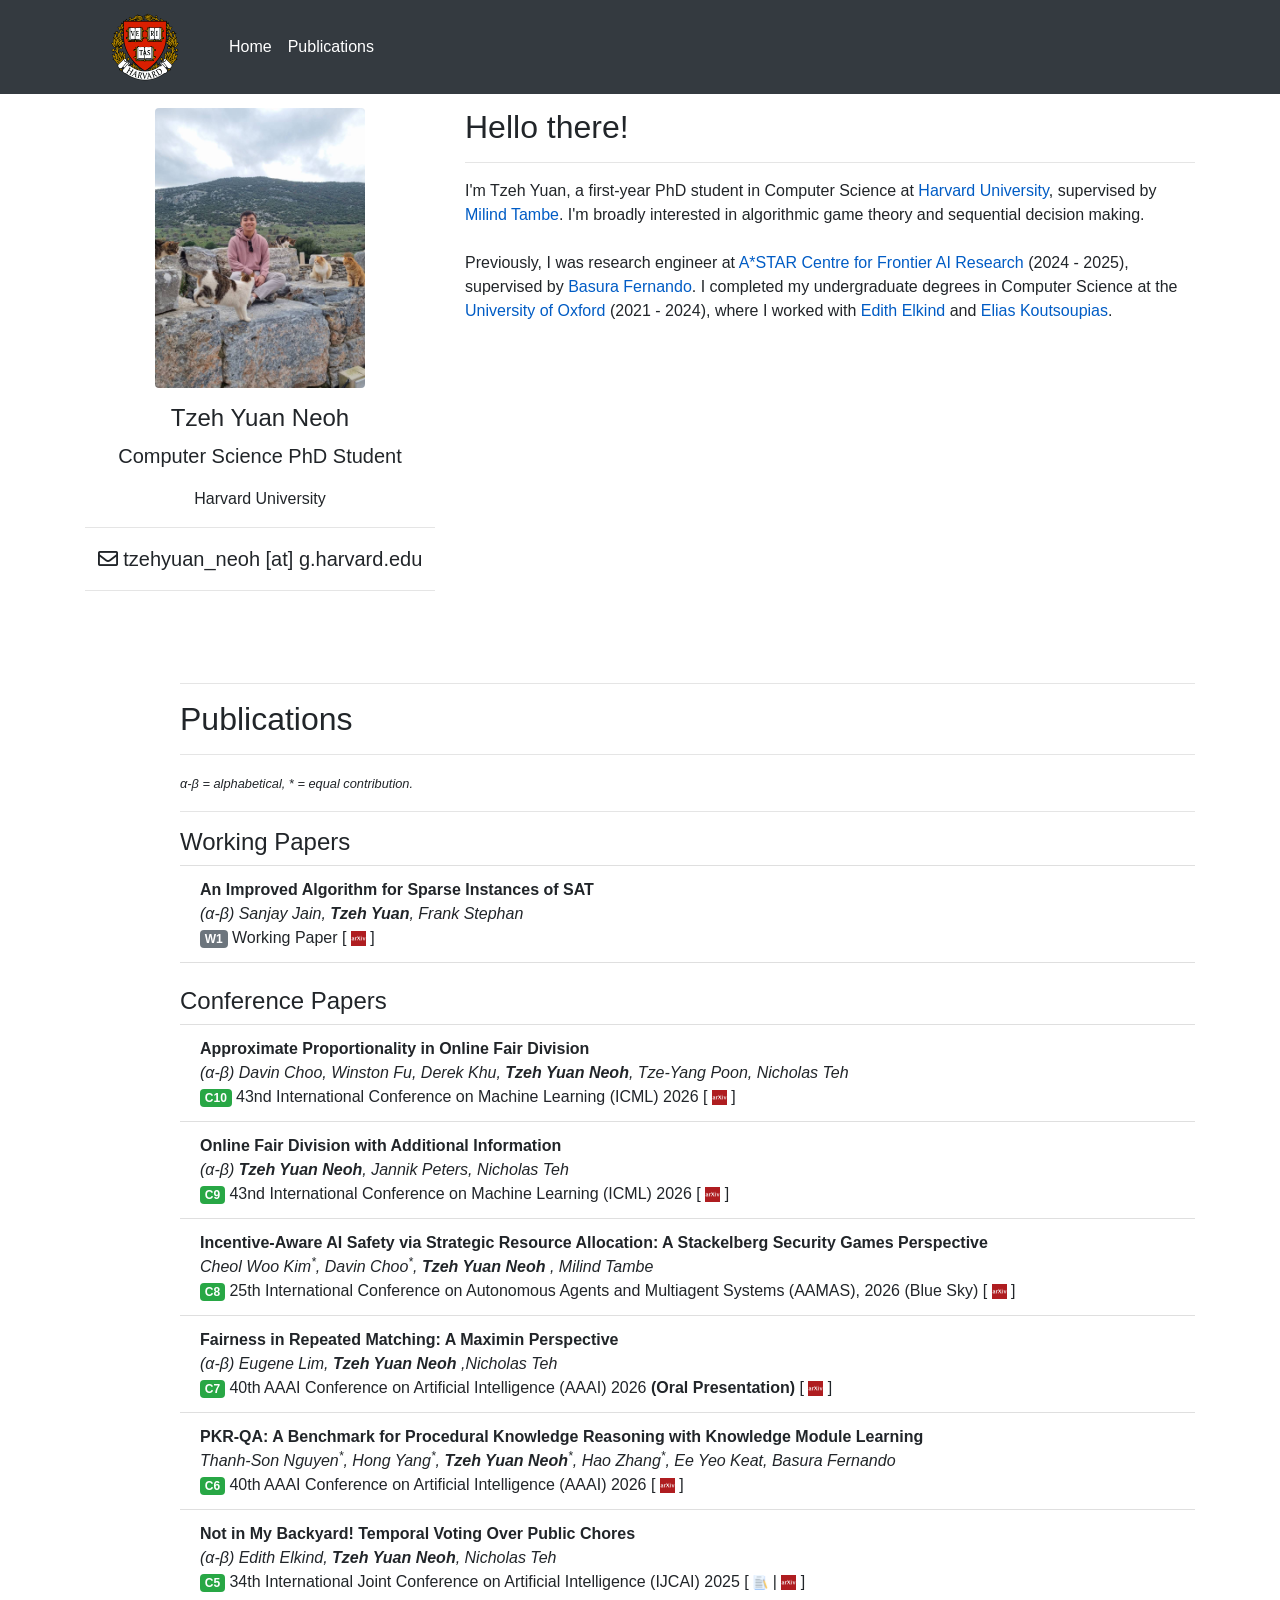
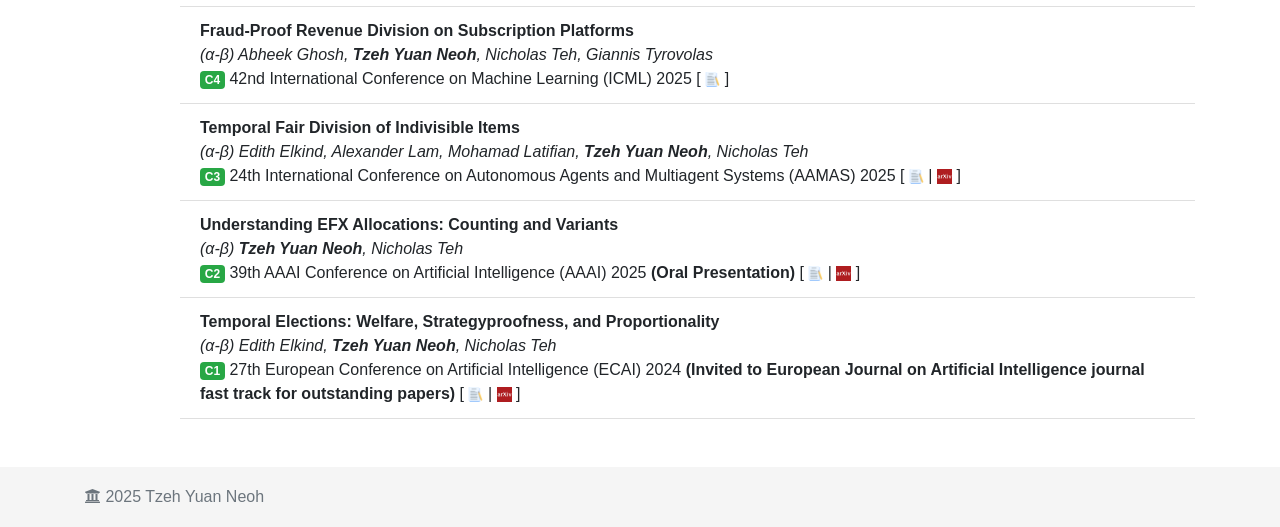
<file: index.html>
<!DOCTYPE html>
<html lang="en">
  <head>
    <meta charset="utf-8">
    <meta name="viewport" content="width=device-width, initial-scale=1, shrink-to-fit=no">
    <meta name="description" content="Tzeh Yuan">
    <meta name="author" content="">

    <title>Tzeh Yuan Neoh | Harvard University </title>

    <!-- Bootstrap core CSS -->
    <link href="css/bootstrap.min.css" rel="stylesheet">

    <!-- Custom styles for this template -->
    <link href="css/custom.css" rel="stylesheet">
    <link rel="stylesheet" href="https://use.fontawesome.com/releases/v5.3.1/css/all.css" integrity="sha384-mzrmE5qonljUremFsqc01SB46JvROS7bZs3IO2EmfFsd15uHvIt+Y8vEf7N7fWAU" crossorigin="anonymous">
    <link rel="icon" type="image/png" href="img/favicon.png">

  </head>

  <body>
    <!-- header -->
    <header>
      <!-- Fixed navbar -->
      <nav class="navbar navbar-expand-md fixed-top bg-dark ">
        <div class="container">
          <a class="navbar-brand" href="https://seas.harvard.edu/">
            <img src="img/Harvard-Emblem.png" width="120"  alt="HAR">
          </a>
          <button class="navbar-toggler" type="button" data-toggle="collapse" data-target="#navbarNavDropdown" aria-controls="navbarNavDropdown" aria-expanded="false" aria-label="Toggle navigation">
          <i class="fas fa-bars"></i></button>
    		  <div class="collapse navbar-collapse" id="navbarNavDropdown">
            <ul class="navbar-nav">
              <li class="nav-item">
                <a class="nav-link" href="#about-me">Home<span class="sr-only">(current)</span></a>
              <li class="nav-item">
                <a class="nav-link" href="#pubs">Publications</a>
              </li>
            </ul>
          </div>
          <!--<a class="navbar-brand" href="https://cs.ox.ac.uk/">
    			    <img src="img/gacw.png" width="162" height="30" alt="GAC">-->
          </a>
        </div>
    	</nav>
    </header>

    <!-- Begin page content -->
    <main role="main" class="container">
      <div class="row">
      <div class="col-4 mx-auto d-block">
        <div class="row mt-5 mx-auto d-block text-center">
          <img src="img/neoh.jpeg" class="img-fluid rounded mb-3" width=60% alt="Profile picture">
          <h4>Tzeh Yuan Neoh</h4>
          <p class="lead">Computer Science PhD Student</p>
          <p class="font-weight-light">Harvard University</p>
        </div>
        <hr>
        <div class="row mx-auto d-block">
        <p class="lead text-center "><i class="far fa-envelope"></i> tzehyuan_neoh [at] g.harvard.edu</p>
        <ul class="social-icons text-center">
          	<!--<li><a class="scholar" target="blank" href="https://scholar.google.com/citations?user=8gH270MAAAAJ&hl=en" title="Scholar">Scholar</a></li>
          	<li><a class="orcid" target="blank" href="https://orcid.org/0000-0002-9698-466X" title="ORCID">ORCID</a></li>
          	<li><a class="linkedin" href="https://www.linkedin.com/in/marcoshorro/" title="Linkedin">LinkedIn</a></li>
          	<li><a class="researchgate" href="https://www.researchgate.net/profile/Marcos_Horro_Varela" title="ResearchGate">ResearchGate</a></li>-->
          	<!--<li><a class="twitter" href="https://twitter.com/markoshorro" title="Twitter">Twitter</a></li>
          	<li><a class="instagram" href="https://www.instagram.com/markoshorro/" title="Instagram">Instagram</a></li>
          	<li><a class="flickr" href="https://www.flickr.com/photos/markos-design/" title="Flickr">Flickr</a></li>-->
        </ul>
        <hr>
      </div>
      </div>
      <div class="col-8">
        <section id="about-me" class="mt-5">
          <h3 class="display-5">Hello there!</h3><hr>
          I'm Tzeh Yuan, a first-year PhD student in Computer Science at <a href="https://seas.harvard.edu/" target="blank">Harvard University</a>, supervised by <a href="https://teamcore.seas.harvard.edu/tambe/" target="blank">Milind Tambe</a>. I'm broadly interested in algorithmic game theory and sequential decision making.
          <br><br>
          Previously, I was research engineer at <a href="https://www.a-star.edu.sg/cfar" target="blank">A*STAR Centre for Frontier AI Research</a> (2024 - 2025), supervised by  <a href="https://basurafernando.github.io/" target="blank">Basura Fernando</a>.
          I completed my undergraduate degrees in Computer Science at the <a href="https://cs.ox.ac.uk/" target="blank">University of Oxford</a> (2021 - 2024), where I worked with <a href="https://www.mccormick.northwestern.edu/research-faculty/directory/profiles/elkind-edith.html" target="blank">Edith Elkind</a> and <a href="https://www.cs.ox.ac.uk/people/elias.koutsoupias/" target="blank">Elias Koutsoupias</a>.
          <br>
          <br>

         
          </font>
        </section>
      </div>
      </main>

      <main role="main" class="container">
       <div class="row">
        <div class="col-sm-1"></div>
        <div class="col-sm-11" section id="pubs">
          <hr>
          <h3 class="display-5">Publications</h3>
          <hr>
          <small>
          <i> α-β = alphabetical, * = equal contribution. </i></small>
          <hr>
          <h4>Working Papers</h4>
            <ul class="list-group list-group-flush">
          
            <li class="list-group-item">
              <b>An Improved Algorithm for Sparse Instances of SAT       </b><br>
              <i>(α-β) Sanjay Jain, <b>Tzeh Yuan</b>, Frank Stephan </i><br>
              <a href="#pubs" class="badge badge-secondary">W1</a> Working Paper [ <a href="https://arxiv.org/abs/2411.07389" target="blank"><img src="img/arxiv.png" style="width:15px;height:15px;"></a> ]
            </li>
            </ul>
            <br>
          <h4>Conference Papers</h4>
            <ul class="list-group list-group-flush">
                <li class="list-group-item">
              
                <b>Approximate Proportionality in Online Fair Division</b><br>
                <i>(α-β) Davin Choo, Winston Fu, Derek Khu, <b>Tzeh Yuan Neoh</b>, Tze-Yang Poon, Nicholas Teh</i><br>
                <a href="#pubs" class="badge badge-success">C10</a> 43nd International Conference on Machine Learning (ICML) 2026 [ <a href="https://arxiv.org/abs/2508.03253" target="blank"><img src="img/arxiv.png" style="width:15px;height:15px;"></a> ]
              </li>
  
            <li class="list-group-item">
              <b>Online Fair Division with Additional Information</b><br>
              <i>(α-β) <b>Tzeh Yuan Neoh</b>, Jannik Peters, Nicholas Teh</i><br>
              <a href="#pubs" class="badge badge-success">C9</a> 43nd International Conference on Machine Learning (ICML) 2026 [ <a href="https://arxiv.org/abs/2505.24503" target="blank"><img src="img/arxiv.png" style="width:15px;height:15px;"></a> ]
            </li>
              <li class="list-group-item">
                <b>Incentive-Aware AI Safety via Strategic Resource Allocation: A Stackelberg Security Games Perspective </b><br>
                <i>Cheol Woo Kim<sup>*</sup>, Davin Choo<sup>*</sup>,  <b>Tzeh Yuan Neoh </b>, Milind Tambe</i><br>
                <a href="#pubs" class="badge badge-success">C8</a> 25th International Conference on Autonomous Agents and Multiagent Systems (AAMAS), 2026
                (Blue Sky) [ <a href="https://arxiv.org/abs/2602.07259" target="blank"><img src="img/arxiv.png" style="width:15px;height:15px;"></a> ]
              </li>
              <li class="list-group-item">
                <b>Fairness in Repeated Matching: A Maximin Perspective</b><br>
                <i>(α-β) Eugene Lim,  <b>Tzeh Yuan Neoh </b>,Nicholas Teh</i><br>
                <a href="#pubs" class="badge badge-success">C7</a> 40th AAAI Conference on Artificial Intelligence (AAAI) 2026  <b>(Oral Presentation)</b> [ <a href="https://www.arxiv.org/abs/2510.04624" target="blank"><img src="img/arxiv.png" style="width:15px;height:15px;"></a> ]
              </li>
              <li class="list-group-item">
                <b>PKR-QA: A Benchmark for Procedural Knowledge Reasoning with
                  Knowledge Module Learning </b><br>
                <i> Thanh-Son Nguyen<sup>*</sup>, Hong Yang<sup>*</sup>, <b>Tzeh Yuan Neoh</b><sup>*</sup>, Hao Zhang<sup>*</sup>, Ee Yeo Keat, Basura Fernando</i><br>
                <a href="#pubs" class="badge badge-success">C6</a> 40th AAAI Conference on Artificial Intelligence (AAAI) 2026 [ <a href="https://basurafernando.github.io/papers/2026_AAAI.pdf" target="blank"><img src="img/arxiv.png" style="width:15px;height:15px;"></a> ]
              </li>
            <li class="list-group-item">
              <b>Not in My Backyard! Temporal Voting Over Public Chores</b><br>
              <i>(α-β) Edith Elkind,  <b>Tzeh Yuan Neoh</b>, Nicholas Teh</i><br>
              <a href="#pubs" class="badge badge-success">C5</a> 34th International Joint Conference on Artificial Intelligence (IJCAI) 2025
              [ <a href="https://www.ijcai.org/proceedings/2025/0424.pdf" target="blank"><img src="img/paper.png" style="width:15px;height:15px;"></a> | <a href="https://arxiv.org/abs/2508.08810" target="blank"><img src="img/arxiv.png" style="width:15px;height:15px;"></a> ]
            </li>
            <li class="list-group-item">
              <b>Fraud-Proof Revenue Division on Subscription Platforms</b><br>
              <i>(α-β) Abheek Ghosh,  <b>Tzeh Yuan Neoh</b>, Nicholas Teh, Giannis Tyrovolas</i><br>
              <a href="#pubs" class="badge badge-success">C4</a> 42nd International Conference on Machine Learning (ICML) 2025
              [ <a href="https://icml.cc/virtual/2025/poster/44347" target="blank"><img src="img/paper.png" style="width:15px;height:15px;"></a> ]
            </li>
            <li class="list-group-item">
              <b>Temporal Fair Division of Indivisible Items</b><br>
              <i>(α-β) Edith Elkind, Alexander Lam, Mohamad Latifian,  <b>Tzeh Yuan Neoh</b>, Nicholas Teh</i><br>
              <a href="#pubs" class="badge badge-success">C3</a> 24th International Conference on Autonomous Agents and Multiagent Systems (AAMAS) 2025</b>  [ <a href="https://www.ifaamas.org/Proceedings/aamas2025/pdfs/p676.pdf" target="blank"><img src="img/paper.png" style="width:15px;height:15px;"></a> | <a href="https://arxiv.org/abs/2410.14593" target="blank"><img src="img/arxiv.png" style="width:15px;height:15px;"></a> ] 
              <br>
            </li>
            <li class="list-group-item">
              <b>Understanding EFX Allocations: Counting and Variants</b><br>
              <i>(α-β)  <b>Tzeh Yuan Neoh</b>, Nicholas Teh</i><br>
              <a href="#pubs" class="badge badge-success">C2</a> 39th AAAI Conference on Artificial Intelligence (AAAI) 2025  <b>(Oral Presentation)</b> [ <a href="https://ojs.aaai.org/index.php/AAAI/article/view/33536" target="blank"><img src="img/paper.png" style="width:15px;height:15px;"></a> | <a href="https://arxiv.org/abs/2504.03951" target="blank"><img src="img/arxiv.png" style="width:15px;height:15px;"></a> ]
              <br>
            </li>
            <li class="list-group-item">
              <b>Temporal Elections: Welfare, Strategyproofness, and Proportionality</b><br>
              <i>(α-β) Edith Elkind, <b>Tzeh Yuan Neoh</b>, Nicholas Teh</i><br>
              <a href="#pubs" class="badge badge-success">C1</a> 27th European Conference on Artificial Intelligence (ECAI) 2024 <b>(Invited to European Journal on  Artificial Intelligence journal fast track for outstanding papers) </b> </b> [ <a href="https://ebooks.iospress.nl/volumearticle/69972" target="blank"><img src="img/paper.png" style="width:15px;height:15px;"></a> | <a href="https://arxiv.org/abs/2408.13637" target="blank"><img src="img/arxiv.png" style="width:15px;height:15px;"></a> ]
              <br>
            </li>
          </ul>
          <br>
         

        </div>
      </div>
    </main>
    <br>

    <footer class="footer">
      <div class="container">
        <span class="text-muted"><i class="fas fa-university"></i> 2025 Tzeh Yuan Neoh</span>
      </div>
    </footer>

    <!-- Bootstrap core JavaScript
    ================================================== -->
    <!-- Placed at the end of the document so the pages load faster -->
    <script src="https://code.jquery.com/jquery-3.2.1.slim.min.js" integrity="sha384-KJ3o2DKtIkvYIK3UENzmM7KCkRr/rE9/Qpg6aAZGJwFDMVNA/GpGFF93hXpG5KkN" crossorigin="anonymous"></script>
    <script>window.jQuery || document.write('<script src="js/jquery-slim.min.js"><\/script>')</script>
    <script src="js/popper.min.js"></script>
    <script src="js/bootstrap.min.js"></script>
    <script src="js/bibtex.js"></script>
<script type="text/javascript">
 var init = function() {
   bibtexify("#bibtex", "pubTable", {});
 };
 if (window.addEventListener) {
   window.addEventListener('load', init, false);
 } else if (window.attachEvent) {
   window.attachEvent('onload', init);
 }
</script>
<script>
jQuery("#pubTable").on("click", "a", function(e) {
  var $n = jQuery(this),
      text = $n.text().toUpperCase();
  if (text === "X") { return; }
  try {
    _gaq.push(['_trackEvent', "PublicationAction", text]);
} catch(err){ }
  if ($n.attr("href") !== "#") {
    setTimeout(function() {
      document.location.href = $n.attr("href");
    }, 100);
    return false;
  }
});
</script>
  </body>
</html>
</file>
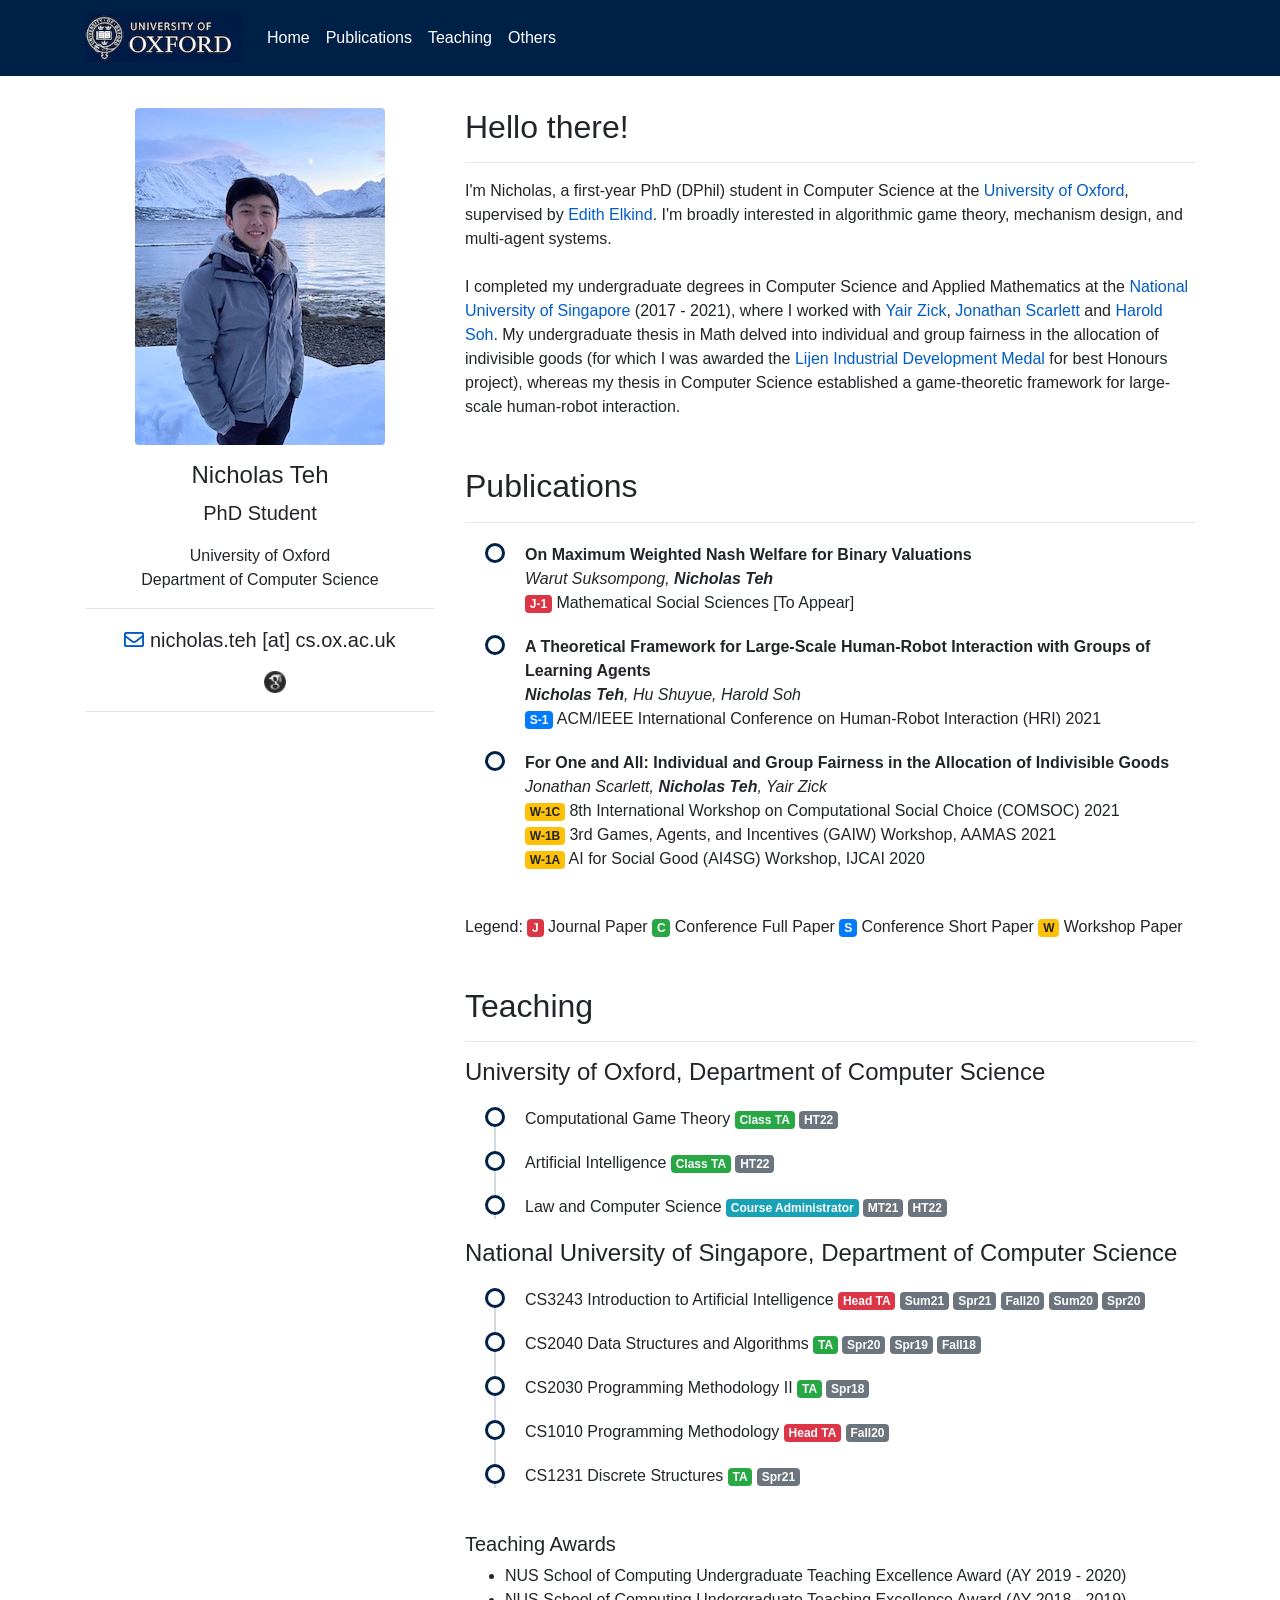
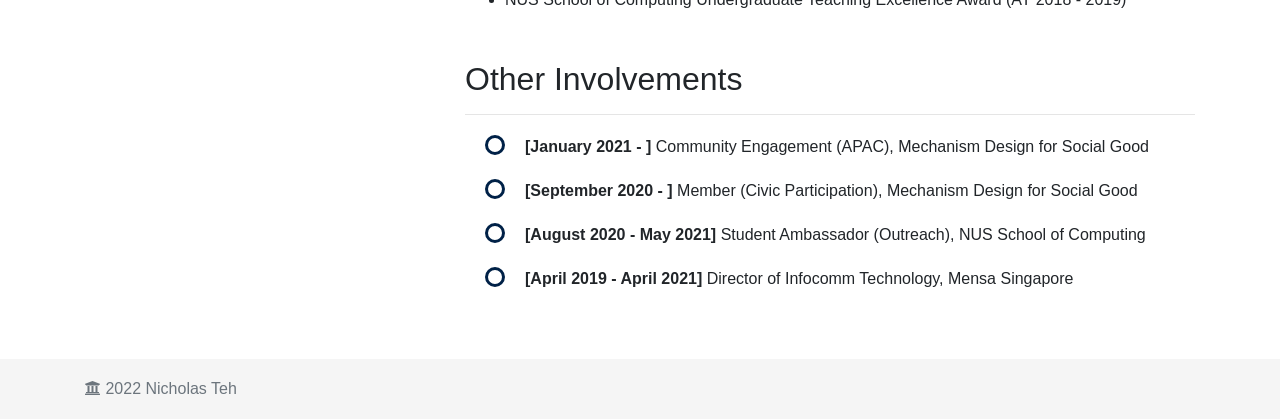
<file: academic-template-master/index.html>
<!DOCTYPE html>
<html lang="en">
  <head>
    <meta charset="utf-8">
    <meta name="viewport" content="width=device-width, initial-scale=1, shrink-to-fit=no">
    <meta name="description" content="Nicholas Teh">
    <meta name="author" content="">

    <title>Nicholas Teh | University of Oxford</title>

    <!-- Bootstrap core CSS -->
    <link href="css/bootstrap.min.css" rel="stylesheet">

    <!-- Custom styles for this template -->
    <link href="css/custom.css" rel="stylesheet">
    <link rel="stylesheet" href="https://use.fontawesome.com/releases/v5.3.1/css/all.css" integrity="sha384-mzrmE5qonljUremFsqc01SB46JvROS7bZs3IO2EmfFsd15uHvIt+Y8vEf7N7fWAU" crossorigin="anonymous">
  </head>

  <body>
    <!-- header -->
    <header>
      <!-- Fixed navbar -->
      <nav class="navbar navbar-expand-md fixed-top bg-dark bg-oxford">
        <div class="container">
          <a class="navbar-brand" href="https://cs.ox.ac.uk/">
            <img src="img/oxford-logo.png" width="158" height="50" alt="OXF">
          </a>
          <button class="navbar-toggler" type="button" data-toggle="collapse" data-target="#navbarNavDropdown" aria-controls="navbarNavDropdown" aria-expanded="false" aria-label="Toggle navigation">
          <i class="fas fa-bars"></i></button>
    		  <div class="collapse navbar-collapse" id="navbarNavDropdown">
            <ul class="navbar-nav">
              <li class="nav-item">
                <a class="nav-link" href="#about-me">Home<span class="sr-only">(current)</span></a>
              <li class="nav-item">
                <a class="nav-link" href="#pubs">Publications</a>
              </li>
              </li>
                <a class="nav-link" href="#teach">Teaching</a>
              </li>
              <li class="nav-item">
                <a class="nav-link" href="#others">Others</a>
              </li>
            </ul>
          </div>
          <!--<a class="navbar-brand" href="https://cs.ox.ac.uk/">
    			    <img src="img/gacw.png" width="162" height="30" alt="GAC">-->
          </a>
        </div>
    	</nav>
    </header>

    <!-- Begin page content -->
    <main role="main" class="container">
    <div class="row">
      <div class="col-4 mx-auto d-block">
        <div class="row mt-5 mx-auto d-block text-center">
          <img src="img/nic.jpg" class="img-fluid rounded mb-3" alt="Profile picture">
          <h4>Nicholas Teh</h4>
          <p class="lead">PhD Student</p>
          <p class="font-weight-light">University of Oxford <br>Department of Computer Science</p>
        </div>
        <hr>
        <div class="row mx-auto d-block">
        <p class="lead text-center "><a href="mailto:nicholas.teh@cs.ox.ac.uk"><i class="far fa-envelope"></i></a> nicholas.teh [at] cs.ox.ac.uk</p>
        <ul class="social-icons text-center">
          	<li><a class="scholar" target="blank" href="https://scholar.google.com/citations?user=8gH270MAAAAJ&hl=en" title="Scholar">Scholar</a></li>
          	<!--<li><a class="orcid" href="https://orcid.org/0000-0002-0184-8527" title="ORCID">ORCID</a></li>
          	<li><a class="linkedin" href="https://www.linkedin.com/in/marcoshorro/" title="Linkedin">LinkedIn</a></li>
          	<li><a class="researchgate" href="https://www.researchgate.net/profile/Marcos_Horro_Varela" title="ResearchGate">ResearchGate</a></li>-->
          	<!--<li><a class="twitter" href="https://twitter.com/markoshorro" title="Twitter">Twitter</a></li>
          	<li><a class="instagram" href="https://www.instagram.com/markoshorro/" title="Instagram">Instagram</a></li>
          	<li><a class="flickr" href="https://www.flickr.com/photos/markos-design/" title="Flickr">Flickr</a></li>-->
        </ul>
        <hr>
        <!--<p class="text-center font-weight-light">
      	<i class="far fa-flag"></i> Proud <b><a href="https://www.google.es/maps/place/Galicia/@42.7944603,-9.138824,8z/data=!3m1!4b1!4m5!3m4!1s0xd2e7c868908156b:0xe1ac7930138c9642!8m2!3d42.5750554!4d-8.1338558">Galician</a></b>
      	<br><br>

      	<i class="far fa-user-circle"></i> <a href="http://gac.udc.es/~marcos.horro/cvpage/" alt="CV">Interactive CV</a><br>
        <i class="fas fa-birthday-cake"></i> Since 1994<br><br>
        <i class="far fa-futbol"></i>	<a href="https://www.rcdeportivo.es/">Football</a> and <i class="fas fa-motorcycle"></i> <a href="http://www.valentinorossi.com/en/">motorcycle</a><br>
        <i class="fab fa-blogger"></i> <a href="http://blog.marcoshorro.com/" alt="Blog">Personal blog</a> (spanish)
        </p>
        <hr>
        <p class="text-monospace">+34 881 011 376 (extension 1376)<br>
        Facultade de Informática<br>Campus Elviña S/N, 15071<br>
      	Laboratorio 0.2
        </p>
        <a href="https://stackoverflow.com/users/2856041/horro">
    	  <img class="separator" src="https://stackoverflow.com/users/flair/2856041.png" width="208" height="58" alt="profile for horro at Stack Overflow, Q&amp;A for professional and enthusiast programmers" title="profile for horro at Stack Overflow, Q&amp;A for professional and enthusiast programmers">
        </a>
        <hr>-->
      </div>
      </div>
      <div class="col-8">
        <section id="about-me" class="mt-5">
          <h3 class="display-5">Hello there!</h3><hr>
          I'm Nicholas, a first-year PhD (DPhil) student in Computer Science at the <a href="#">University of Oxford</a>, supervised by <a href="#">Edith Elkind</a>. I'm broadly interested in algorithmic game theory, mechanism design, and multi-agent systems.
          <br><br>
          I completed my undergraduate degrees in Computer Science and Applied Mathematics at the <a href="#">National University of Singapore</a> (2017 - 2021), where I worked with <a href="#">Yair Zick</a>, <a href="#">Jonathan Scarlett</a> and <a href="#">Harold Soh</a>. My undergraduate thesis in Math delved into individual and group fairness in the allocation of indivisible goods (for which I was awarded the <a href="#">Lijen Industrial Development Medal</a> for best Honours project), whereas my thesis in Computer Science established a game-theoretic framework for large-scale human-robot interaction.


        </section>
        <!--<section id="projects" class="mt-5">
          <h3 class="display-5">Projects</h3><hr>
          <ul class="timelinelist">
            <li><a href="https://github.com/markoshorro/gem5McPATparse">gem5McPATparse</a> <span class="badge badge-primary">Flex, Bison, C++</span> - translates the output of gem5 to McPAT format</li>
            <li><a href="https://github.com/markoshorro/gem5-spm">gem5-spm</a> <span class="badge badge-info">C++, Python</span> - implementation of scratchpad memories in gem5 simulator</li>
            <li><a href="https://bitbucket.org/markoshorro/iconmunicate/src/master/">iConmunicate</a> <span class="badge badge-pill badge-danger">Discontinued</span> <span class="badge badge-success">Android, Nearby, BT</span> - messenger over bluetooth having a gallery of icons</li>
            <li><a href="https://github.com/markoshorro/look-around">Look Around</a> <span class="badge badge-pill badge-danger">Discontinued</span> <span class="badge badge-success">Android, sensors, Unity, VR</span> - reading QR retrieves information of places of interest, allowing to visualize it using virtual reality through the camera</li>
            <li><a href="https://github.com/markoshorro/musicsort">MusicSort</a> <span class="badge badge-pill badge-danger">Discontinued</span> <span class="badge badge-info">Python, Django, APIs</span> - retrivies all the information of a set of songs uploaded, such as metadata, album cover, lyrics, etc.</li>
          </ul>
        </section>-->

        <section id="pubs" class="mt-5">
          <h3 class="display-5">Publications</h3>
          <hr>
          <ul class="clist">
            <li>
              <b>On Maximum Weighted Nash Welfare for Binary Valuations</b><br>
              <i>Warut Suksompong, <b>Nicholas Teh</b></i><br>
              <a href="#pubs" class="badge badge-danger">J-1</a> Mathematical Social Sciences [To Appear]<br>
            </li>
            <li>
              <b>A Theoretical Framework for Large-Scale Human-Robot Interaction with Groups of Learning Agents</b><br>
              <i><b>Nicholas Teh</b>, Hu Shuyue, Harold Soh</i><br>
              <a href="#pubs" class="badge badge-primary">S-1</a>  ACM/IEEE International Conference on Human-Robot Interaction (HRI) 2021 
            </li>
            <li>
              <b>For One and All: Individual and Group Fairness in the Allocation of Indivisible Goods</b><br>
              <i>Jonathan Scarlett, <b>Nicholas Teh</b>, Yair Zick</i><br>
              <a href="#pubs" class="badge badge-warning">W-1C</a> 8th International Workshop on Computational Social Choice (COMSOC) 2021<br>
              <a href="#pubs" class="badge badge-warning">W-1B</a> 3rd Games, Agents, and Incentives (GAIW) Workshop, AAMAS 2021<br>
              <a href="#pubs" class="badge badge-warning">W-1A</a> AI for Social Good (AI4SG) Workshop, IJCAI 2020
            </li>
          </ul>
        </section>

        <br>
        Legend: <a href="#pubs" class="badge badge-danger">J</a> Journal Paper <a href="#pubs" class="badge badge-success">C</a> Conference Full Paper <a href="#pubs" class="badge badge-primary">S</a> Conference Short Paper <a href="#pubs" class="badge badge-warning">W</a> Workshop Paper 

        <section id="teach" class="mt-5">
          <h3 class="display-5">Teaching</h3>
          <hr>
          <h4>University of Oxford, Department of Computer Science <!--<span class="badge badge-secondary">Michaelmas 2021</span>--></h4>
          <ul class="timelinelist">
            <li>Computational Game Theory <a href="#teach" class="badge badge-success">Class TA</a> <a href="#teach" class="badge badge-secondary">HT22</a></li>
            <li>Artificial Intelligence <a href="#teach" class="badge badge-success">Class TA</a> <a href="#teach" class="badge badge-secondary">HT22</a></li>
            <li>Law and Computer Science <a href="#teach" class="badge badge-info">Course Administrator</a> <a href="#teach" class="badge badge-secondary">MT21</a> <a href="#teach" class="badge badge-secondary">HT22</a></li>
          </ul>
          <h4>National University of Singapore, Department of Computer Science <!--<span class="badge badge-secondary">Michaelmas 2021</span>--></h4>
          <ul class="timelinelist">
            <li>CS3243 Introduction to Artificial Intelligence <a href="" class="badge badge-danger">Head TA</a> <a href="" class="badge badge-secondary">Sum21</a> <a href="" class="badge badge-secondary">Spr21</a> <a href="" class="badge badge-secondary">Fall20</a> <a href="" class="badge badge-secondary">Sum20</a> <a href="" class="badge badge-secondary">Spr20</a></li>
            <li>CS2040 Data Structures and Algorithms <a href="" class="badge badge-success">TA</a> <a href=# class="badge badge-secondary">Spr20</a> <a href=# class="badge badge-secondary">Spr19</a> <a href=# class="badge badge-secondary">Fall18</a></li>
            <li>CS2030 Programming Methodology II <a href="" class="badge badge-success">TA</a> <a href=# class="badge badge-secondary">Spr18</a></li>
            <li>CS1010 Programming Methodology <a href="" class="badge badge-danger">Head TA</a> <a href=# class="badge badge-secondary">Fall20</a></li>
            <li>CS1231 Discrete Structures <a href="" class="badge badge-success">TA</a> <a href="" class="badge badge-secondary">Spr21</a></li>
          </ul>
          <br>
          <h5>Teaching Awards</h5>
          <ul>
            <li>NUS School of Computing Undergraduate Teaching Excellence Award (AY 2019 - 2020)</li>
            <li>NUS School of Computing Undergraduate Teaching Excellence Award (AY 2018 - 2019)</li>
          </ul>
        </section>

        <section id="others" class="mt-5">
          <h3 class="display-5">Other Involvements</h3><hr>
          <ul class="clist">
            <li><b>[January 2021 - ]</b> Community Engagement (APAC), Mechanism Design for Social Good
            <li><b>[September 2020 - ]</b> Member (Civic Participation), Mechanism Design for Social Good
            <li><b>[August 2020 - May 2021]</b> Student Ambassador (Outreach), NUS School of Computing
            <li><b>[April 2019 - April 2021]</b> Director of Infocomm Technology, Mensa Singapore
          </ul>
        </section>
        <br>
        <br>
      </div>
    </div>
    </main>

    <footer class="footer">
      <div class="container">
        <span class="text-muted"><i class="fas fa-university"></i> 2022 Nicholas Teh</span>
      </div>
    </footer>

    <!-- Bootstrap core JavaScript
    ================================================== -->
    <!-- Placed at the end of the document so the pages load faster -->
    <script src="https://code.jquery.com/jquery-3.2.1.slim.min.js" integrity="sha384-KJ3o2DKtIkvYIK3UENzmM7KCkRr/rE9/Qpg6aAZGJwFDMVNA/GpGFF93hXpG5KkN" crossorigin="anonymous"></script>
    <script>window.jQuery || document.write('<script src="js/jquery-slim.min.js"><\/script>')</script>
    <script src="js/popper.min.js"></script>
    <script src="js/bootstrap.min.js"></script>
    <script src="js/bibtex.js"></script>
<script type="text/javascript">
 var init = function() {
   bibtexify("#bibtex", "pubTable", {});
 };
 if (window.addEventListener) {
   window.addEventListener('load', init, false);
 } else if (window.attachEvent) {
   window.attachEvent('onload', init);
 }
</script>
<script>
jQuery("#pubTable").on("click", "a", function(e) {
  var $n = jQuery(this),
      text = $n.text().toUpperCase();
  if (text === "X") { return; }
  try {
    _gaq.push(['_trackEvent', "PublicationAction", text]);
} catch(err){ }
  if ($n.attr("href") !== "#") {
    setTimeout(function() {
      document.location.href = $n.attr("href");
    }, 100);
    return false;
  }
});
</script>
  </body>
</html>
</file>
<file: css/custom.css>
/**
 * File              : css/custom.css
 * Author            : Marcos Horro <marcos.horro@udc.gal>
 * Last Modified Date: Mar 18 Set 2018 16:01:31 CEST
 */
/* bib-publication-list styles
-------------------------------------------------- */
span.undefined { color:red; }
.bibtable {width: auto 100%; height: auto scroll; margin: 0 auto; clear: both;}
.bibchart { width: 100%; height: 100px; margin-bottom: 20px;}
.clear {clear:both;}
.year { position: relative; height: 100%; border-bottom: 1px solid black; display: inline-block;}
.yearlabel { position: absolute; bottom: -20px; text-align: center; width: 100%; font-size: smaller;}
.pub { border: 1px solid white; background-color: #eee; }
.inproceedings { background-color: #ccf; }
.article { background-color: #beb; }
.inbook { background-color: #eaa; }
.phdthesis { background-color: #999; }
.unpublished { background-color: #eae; }
.mastersthesis { background-color: #eea; }
.techreport { background-color: #b77; }
.proceedings { background-color: #9494ff; }
.book { background-color: #ed7878; }
.legend .pub { width: 10px; height: 10px; display: inline-block; margin: 0 5px 0 15px;}
.legend { margin-bottom: 24px; text-align: center; width: 100%;}
table.display thead th { padding: 3px 18px 3px 10px; border-bottom: 1px solid black; border-top: 1px solid black; font-weight: bold; cursor: pointer; cursor: hand; }
table.display tfoot th { padding: 3px 10px; border-top: 1px solid black; font-weight: bold; }
table.display td { padding: 3px 10px; }
table.display td.center { text-align: center; }
table.display { margin-top: 24px; }
.sorting_asc { background: url('lib/images/sort_asc.png') no-repeat center right; }
.sorting_desc { background: url('lib/images/sort_desc.png') no-repeat center right; }
.sorting { background: url('lib/images/sort_both.png') no-repeat center right; }
.sorting_asc_disabled { background: url('lib/images/sort_asc_disabled.png') no-repeat center right; }
.sorting_desc_disabled { background: url('lib/images/sort_desc_disabled.png') no-repeat center right; }
tr.odd { background-color: #eee; }
tr.even { background-color: white; }
div.hidden { display: none;}
div.bibinfo { width: 80%; position: fixed; top: 100px; left: 10%; background-color: #bbb; border: 3px solid #fff; padding: 10px; z-index: 10000;}
#shutter { background-color: #555; opacity: 0.7; width:100%; height: 100%; position: fixed; top: 0; left:0; z-index: 20;}
a.bibclose {
  background-color: #BBBBBB;
  border: 3px solid #FFFFFF;
  color: black;
  float: left;
  font-size: 10px;
  height: 25px;
  padding: 3px;
  position: relative;
  text-align: center;
  text-transform: capitalize;
  font-weight: bold;
  width: 25px;
  -moz-border-radius:15px;
  -webkit-border-radius:15px;
  -o-border-radius:15px;
  border-radius:15px;
  top: -20px;
  left: -20px;
}
div.bibinfo pre { clear:both; }

/* Custom styles
-------------------------------------------------- */
.social-icons li {
  display: inline;
}
.social-icons a {
  display: inline-block;
  margin-right: 10px;
  text-indent: -9999px;
}
.twitter {
  background-image: url(../img/twitter.png);
  width: 22px;
  height: 22px;
}
.facebook {
  background-image: url(../img/facebook.png);
  width: 22px;
  height: 22px;
}
.linkedin {
  background-image: url(../img/linkedin.png);
  width: 22px;
  height: 22px;
}
.orcid {
  background-image: url(../img/orcid.png);
  width: 22px;
  height: 22px;
}
.researchgate {
  background-image: url(../img/researchgate.png);
  width: 22px;
  height: 22px;
}
.scholar {
  background-image: url(../img/scholar.png);
  width: 22px;
  height: 22px;
}
.instagram {
  background-image: url(../img/instagram.png);
  width: 22px;
  height: 22px;
}
.flickr {
  background-image: url(../img/flickr.png);
  width: 22px;
  height: 22px;
}

.bg-oxford {
  background-color: #002147 !important;
}

.display-5{font-size:2rem;font-weight:300;line-height:1.2}
.display-6{font-size:1.4rem;font-weight:300;line-height:1.2}
.navbar-toggler {
  text-align: center;

}

.fa-bars {
  color: #fff;
}

.nav-link {
  color: #fff;
}
.nav-link: hover{
  color: #005CC5;
}

a {
  color: #005CC5;
}

/* Sticky footer styles
-------------------------------------------------- */
html {
  position: relative;
  min-height: 100%;
}
body {
  /* Margin bottom by footer height */
  margin-bottom: 60px;
}
.footer {
  position: absolute;
  bottom: 0;
  width: 100%;
  /* Set the fixed height of the footer here */
  height: 60px;
  line-height: 60px; /* Vertically center the text there */
  background-color: #f5f5f5;
}


/* Custom page CSS
-------------------------------------------------- */
/* Not required for template or sticky footer method. */

body > .container {
  padding: 60px 15px 0;
}

.footer > .container {
  padding-right: 15px;
  padding-left: 15px;
}

code {
  font-size: 80%;
}

/* timelinelist
-----------------------------------------------------*/

ul.clist {
    list-style-type: none;
    position: relative;
    z-index: 10;
}
ul.clist > li {
    margin: 20px 0;
    padding-left: 20px;
}
ul.clist > li:before {
    content: ' ';
    background: white;
    display: inline-block;
    position: absolute;
    border-radius: 50%;
    border: 3px solid #002147;
    left: 20px;
    width: 20px;
    height: 20px;
    z-index: 400;
}

/* timelinelist
-----------------------------------------------------*/

ul.timelinelist {
    list-style-type: none;
    position: relative;
    z-index: 10;
}
ul.timelinelist:before {
    content: ' ';
    background: #d4d9df;
    display: inline-block;
    position: absolute;
    left: 29px;
    width: 2px;
    height: 100%;
    z-index: 400;
}
ul.timelinelist > li {
    margin: 20px 0;
    padding-left: 20px;
}
ul.timelinelist > li:before {
    content: ' ';
    background: white;
    display: inline-block;
    position: absolute;
    border-radius: 50%;
    border: 3px solid #002147;
    left: 20px;
    width: 20px;
    height: 20px;
    z-index: 400;
}

.timeline {
    list-style: none;
    padding: 20px 0 20px;
    position: relative;
    z-index: 10;
}

    .timeline:before {
        top: 0;
        bottom: 0;
        position: absolute;
        content: " ";
        width: 3px;
        background-color: #eeeeee;
        left: 50%;
        margin-left: -1.5px;
    }

    .timeline > li {
        margin-bottom: 20px;
        position: relative;
    }

        .timeline > li:before,
        .timeline > li:after {
            content: " ";
            display: table;
        }

        .timeline > li:after {
            clear: both;
        }

        .timeline > li:before,
        .timeline > li:after {
            content: " ";
            display: table;
        }

        .timeline > li:after {
            clear: both;
        }

        .timeline > li > .timeline-panel {
            width: 46%;
            float: left;
            border: 1px solid #d4d4d4;
            border-radius: 2px;
            padding: 20px;
            position: relative;
            -webkit-box-shadow: 0 1px 6px rgba(0, 0, 0, 0.175);
            box-shadow: 0 1px 6px rgba(0, 0, 0, 0.175);
        }

            .timeline > li > .timeline-panel:before {
                position: absolute;
                top: 26px;
                right: -15px;
                display: inline-block;
                border-top: 15px solid transparent;
                border-left: 15px solid #ccc;
                border-right: 0 solid #ccc;
                border-bottom: 15px solid transparent;
                content: " ";
            }

            .timeline > li > .timeline-panel:after {
                position: absolute;
                top: 27px;
                right: -14px;
                display: inline-block;
                border-top: 14px solid transparent;
                border-left: 14px solid #fff;
                border-right: 0 solid #fff;
                border-bottom: 14px solid transparent;
                content: " ";
            }

        .timeline > li > .timeline-badge {
            color: #fff;
            width: 50px;
            height: 50px;
            line-height: 50px;
            font-size: 1.4em;
            text-align: center;
            position: absolute;
            top: 16px;
            left: 50%;
            margin-left: -25px;
            background-color: #999999;
            z-index: 100;
            border-top-right-radius: 50%;
            border-top-left-radius: 50%;
            border-bottom-right-radius: 50%;
            border-bottom-left-radius: 50%;
        }

        .timeline > li.timeline-inverted > .timeline-panel {
            float: right;
        }

            .timeline > li.timeline-inverted > .timeline-panel:before {
                border-left-width: 0;
                border-right-width: 15px;
                left: -15px;
                right: auto;
            }

            .timeline > li.timeline-inverted > .timeline-panel:after {
                border-left-width: 0;
                border-right-width: 14px;
                left: -14px;
                right: auto;
            }

.timeline-badge.primary {
    background-color: #2e6da4 !important;
}

.timeline-badge.success {
    background-color: #3f903f !important;
}

.timeline-badge.warning {
    background-color: #f0ad4e !important;
}

.timeline-badge.danger {
    background-color: #d9534f !important;
}

.timeline-badge.info {
    background-color: #5bc0de !important;
}

.timeline-title {
    margin-top: 0;
    color: inherit;
}

.timeline-subtitle {
    margin-top: 0;
    color: inherit;
    font-weight: 300;
}

.timeline-subsubtitle {
    margin-top: 0;
    color: inherit;
    font-weight: 200;
}

.timeline-body > p,
.timeline-body > ul {
    margin-bottom: 0;
}

    .timeline-body > p + p {
        margin-top: 5px;
    }

@media (max-width: 767px) {
    ul.timeline:before {
        left: 40px;
    }

    ul.timeline > li > .timeline-panel {
        width: calc(100% - 90px);
        width: -moz-calc(100% - 90px);
        width: -webkit-calc(100% - 90px);
    }

    ul.timeline > li > .timeline-badge {
        left: 15px;
        margin-left: 0;
        top: 16px;
    }

    ul.timeline > li > .timeline-panel {
        float: right;
    }

        ul.timeline > li > .timeline-panel:before {
            border-left-width: 0;
            border-right-width: 15px;
            left: -15px;
            right: auto;
        }

        ul.timeline > li > .timeline-panel:after {
            border-left-width: 0;
            border-right-width: 14px;
            left: -14px;
            right: auto;
        }
}
</file>
<file: academic-template-master/css/custom.css>
/**
 * File              : css/custom.css
 * Author            : Marcos Horro <marcos.horro@udc.gal>
 * Last Modified Date: Mar 18 Set 2018 16:01:31 CEST
 */
/* bib-publication-list styles
-------------------------------------------------- */
span.undefined { color:red; }
.bibtable {width: auto 100%; height: auto scroll; margin: 0 auto; clear: both;}
.bibchart { width: 100%; height: 100px; margin-bottom: 20px;}
.clear {clear:both;}
.year { position: relative; height: 100%; border-bottom: 1px solid black; display: inline-block;}
.yearlabel { position: absolute; bottom: -20px; text-align: center; width: 100%; font-size: smaller;}
.pub { border: 1px solid white; background-color: #eee; }
.inproceedings { background-color: #ccf; }
.article { background-color: #beb; }
.inbook { background-color: #eaa; }
.phdthesis { background-color: #999; }
.unpublished { background-color: #eae; }
.mastersthesis { background-color: #eea; }
.techreport { background-color: #b77; }
.proceedings { background-color: #9494ff; }
.book { background-color: #ed7878; }
.legend .pub { width: 10px; height: 10px; display: inline-block; margin: 0 5px 0 15px;}
.legend { margin-bottom: 24px; text-align: center; width: 100%;}
table.display thead th { padding: 3px 18px 3px 10px; border-bottom: 1px solid black; border-top: 1px solid black; font-weight: bold; cursor: pointer; cursor: hand; }
table.display tfoot th { padding: 3px 10px; border-top: 1px solid black; font-weight: bold; }
table.display td { padding: 3px 10px; }
table.display td.center { text-align: center; }
table.display { margin-top: 24px; }
.sorting_asc { background: url('lib/images/sort_asc.png') no-repeat center right; }
.sorting_desc { background: url('lib/images/sort_desc.png') no-repeat center right; }
.sorting { background: url('lib/images/sort_both.png') no-repeat center right; }
.sorting_asc_disabled { background: url('lib/images/sort_asc_disabled.png') no-repeat center right; }
.sorting_desc_disabled { background: url('lib/images/sort_desc_disabled.png') no-repeat center right; }
tr.odd { background-color: #eee; }
tr.even { background-color: white; }
div.hidden { display: none;}
div.bibinfo { width: 80%; position: fixed; top: 100px; left: 10%; background-color: #bbb; border: 3px solid #fff; padding: 10px; z-index: 10000;}
#shutter { background-color: #555; opacity: 0.7; width:100%; height: 100%; position: fixed; top: 0; left:0; z-index: 20;}
a.bibclose {
  background-color: #BBBBBB;
  border: 3px solid #FFFFFF;
  color: black;
  float: left;
  font-size: 10px;
  height: 25px;
  padding: 3px;
  position: relative;
  text-align: center;
  text-transform: capitalize;
  font-weight: bold;
  width: 25px;
  -moz-border-radius:15px;
  -webkit-border-radius:15px;
  -o-border-radius:15px;
  border-radius:15px;
  top: -20px;
  left: -20px;
}
div.bibinfo pre { clear:both; }

/* Custom styles
-------------------------------------------------- */
.social-icons li {
  display: inline;
}
.social-icons a {
  display: inline-block;
  margin-right: 10px;
  text-indent: -9999px;
}
.twitter {
  background-image: url(../img/twitter.png);
  width: 22px;
  height: 22px;
}
.facebook {
  background-image: url(../img/facebook.png);
  width: 22px;
  height: 22px;
}
.linkedin {
  background-image: url(../img/linkedin.png);
  width: 22px;
  height: 22px;
}
.orcid {
  background-image: url(../img/orcid.png);
  width: 22px;
  height: 22px;
}
.researchgate {
  background-image: url(../img/researchgate.png);
  width: 22px;
  height: 22px;
}
.scholar {
  background-image: url(../img/scholar.png);
  width: 22px;
  height: 22px;
}
.instagram {
  background-image: url(../img/instagram.png);
  width: 22px;
  height: 22px;
}
.flickr {
  background-image: url(../img/flickr.png);
  width: 22px;
  height: 22px;
}

.bg-oxford {
  background-color: #002147 !important;
}

.display-5{font-size:2rem;font-weight:300;line-height:1.2}
.display-6{font-size:1.4rem;font-weight:300;line-height:1.2}
.navbar-toggler {
  text-align: center;

}

.fa-bars {
  color: #fff;
}

.nav-link {
  color: #fff;
}
.nav-link: hover{
  color: #005CC5;
}

a {
  color: #005CC5;
}

/* Sticky footer styles
-------------------------------------------------- */
html {
  position: relative;
  min-height: 100%;
}
body {
  /* Margin bottom by footer height */
  margin-bottom: 60px;
}
.footer {
  position: absolute;
  bottom: 0;
  width: 100%;
  /* Set the fixed height of the footer here */
  height: 60px;
  line-height: 60px; /* Vertically center the text there */
  background-color: #f5f5f5;
}


/* Custom page CSS
-------------------------------------------------- */
/* Not required for template or sticky footer method. */

body > .container {
  padding: 60px 15px 0;
}

.footer > .container {
  padding-right: 15px;
  padding-left: 15px;
}

code {
  font-size: 80%;
}

/* timelinelist
-----------------------------------------------------*/

ul.clist {
    list-style-type: none;
    position: relative;
    z-index: 10;
}
ul.clist > li {
    margin: 20px 0;
    padding-left: 20px;
}
ul.clist > li:before {
    content: ' ';
    background: white;
    display: inline-block;
    position: absolute;
    border-radius: 50%;
    border: 3px solid #002147;
    left: 20px;
    width: 20px;
    height: 20px;
    z-index: 400;
}

/* timelinelist
-----------------------------------------------------*/

ul.timelinelist {
    list-style-type: none;
    position: relative;
    z-index: 10;
}
ul.timelinelist:before {
    content: ' ';
    background: #d4d9df;
    display: inline-block;
    position: absolute;
    left: 29px;
    width: 2px;
    height: 100%;
    z-index: 400;
}
ul.timelinelist > li {
    margin: 20px 0;
    padding-left: 20px;
}
ul.timelinelist > li:before {
    content: ' ';
    background: white;
    display: inline-block;
    position: absolute;
    border-radius: 50%;
    border: 3px solid #002147;
    left: 20px;
    width: 20px;
    height: 20px;
    z-index: 400;
}

.timeline {
    list-style: none;
    padding: 20px 0 20px;
    position: relative;
    z-index: 10;
}

    .timeline:before {
        top: 0;
        bottom: 0;
        position: absolute;
        content: " ";
        width: 3px;
        background-color: #eeeeee;
        left: 50%;
        margin-left: -1.5px;
    }

    .timeline > li {
        margin-bottom: 20px;
        position: relative;
    }

        .timeline > li:before,
        .timeline > li:after {
            content: " ";
            display: table;
        }

        .timeline > li:after {
            clear: both;
        }

        .timeline > li:before,
        .timeline > li:after {
            content: " ";
            display: table;
        }

        .timeline > li:after {
            clear: both;
        }

        .timeline > li > .timeline-panel {
            width: 46%;
            float: left;
            border: 1px solid #d4d4d4;
            border-radius: 2px;
            padding: 20px;
            position: relative;
            -webkit-box-shadow: 0 1px 6px rgba(0, 0, 0, 0.175);
            box-shadow: 0 1px 6px rgba(0, 0, 0, 0.175);
        }

            .timeline > li > .timeline-panel:before {
                position: absolute;
                top: 26px;
                right: -15px;
                display: inline-block;
                border-top: 15px solid transparent;
                border-left: 15px solid #ccc;
                border-right: 0 solid #ccc;
                border-bottom: 15px solid transparent;
                content: " ";
            }

            .timeline > li > .timeline-panel:after {
                position: absolute;
                top: 27px;
                right: -14px;
                display: inline-block;
                border-top: 14px solid transparent;
                border-left: 14px solid #fff;
                border-right: 0 solid #fff;
                border-bottom: 14px solid transparent;
                content: " ";
            }

        .timeline > li > .timeline-badge {
            color: #fff;
            width: 50px;
            height: 50px;
            line-height: 50px;
            font-size: 1.4em;
            text-align: center;
            position: absolute;
            top: 16px;
            left: 50%;
            margin-left: -25px;
            background-color: #999999;
            z-index: 100;
            border-top-right-radius: 50%;
            border-top-left-radius: 50%;
            border-bottom-right-radius: 50%;
            border-bottom-left-radius: 50%;
        }

        .timeline > li.timeline-inverted > .timeline-panel {
            float: right;
        }

            .timeline > li.timeline-inverted > .timeline-panel:before {
                border-left-width: 0;
                border-right-width: 15px;
                left: -15px;
                right: auto;
            }

            .timeline > li.timeline-inverted > .timeline-panel:after {
                border-left-width: 0;
                border-right-width: 14px;
                left: -14px;
                right: auto;
            }

.timeline-badge.primary {
    background-color: #2e6da4 !important;
}

.timeline-badge.success {
    background-color: #3f903f !important;
}

.timeline-badge.warning {
    background-color: #f0ad4e !important;
}

.timeline-badge.danger {
    background-color: #d9534f !important;
}

.timeline-badge.info {
    background-color: #5bc0de !important;
}

.timeline-title {
    margin-top: 0;
    color: inherit;
}

.timeline-subtitle {
    margin-top: 0;
    color: inherit;
    font-weight: 300;
}

.timeline-subsubtitle {
    margin-top: 0;
    color: inherit;
    font-weight: 200;
}

.timeline-body > p,
.timeline-body > ul {
    margin-bottom: 0;
}

    .timeline-body > p + p {
        margin-top: 5px;
    }

@media (max-width: 767px) {
    ul.timeline:before {
        left: 40px;
    }

    ul.timeline > li > .timeline-panel {
        width: calc(100% - 90px);
        width: -moz-calc(100% - 90px);
        width: -webkit-calc(100% - 90px);
    }

    ul.timeline > li > .timeline-badge {
        left: 15px;
        margin-left: 0;
        top: 16px;
    }

    ul.timeline > li > .timeline-panel {
        float: right;
    }

        ul.timeline > li > .timeline-panel:before {
            border-left-width: 0;
            border-right-width: 15px;
            left: -15px;
            right: auto;
        }

        ul.timeline > li > .timeline-panel:after {
            border-left-width: 0;
            border-right-width: 14px;
            left: -14px;
            right: auto;
        }
}
</file>
